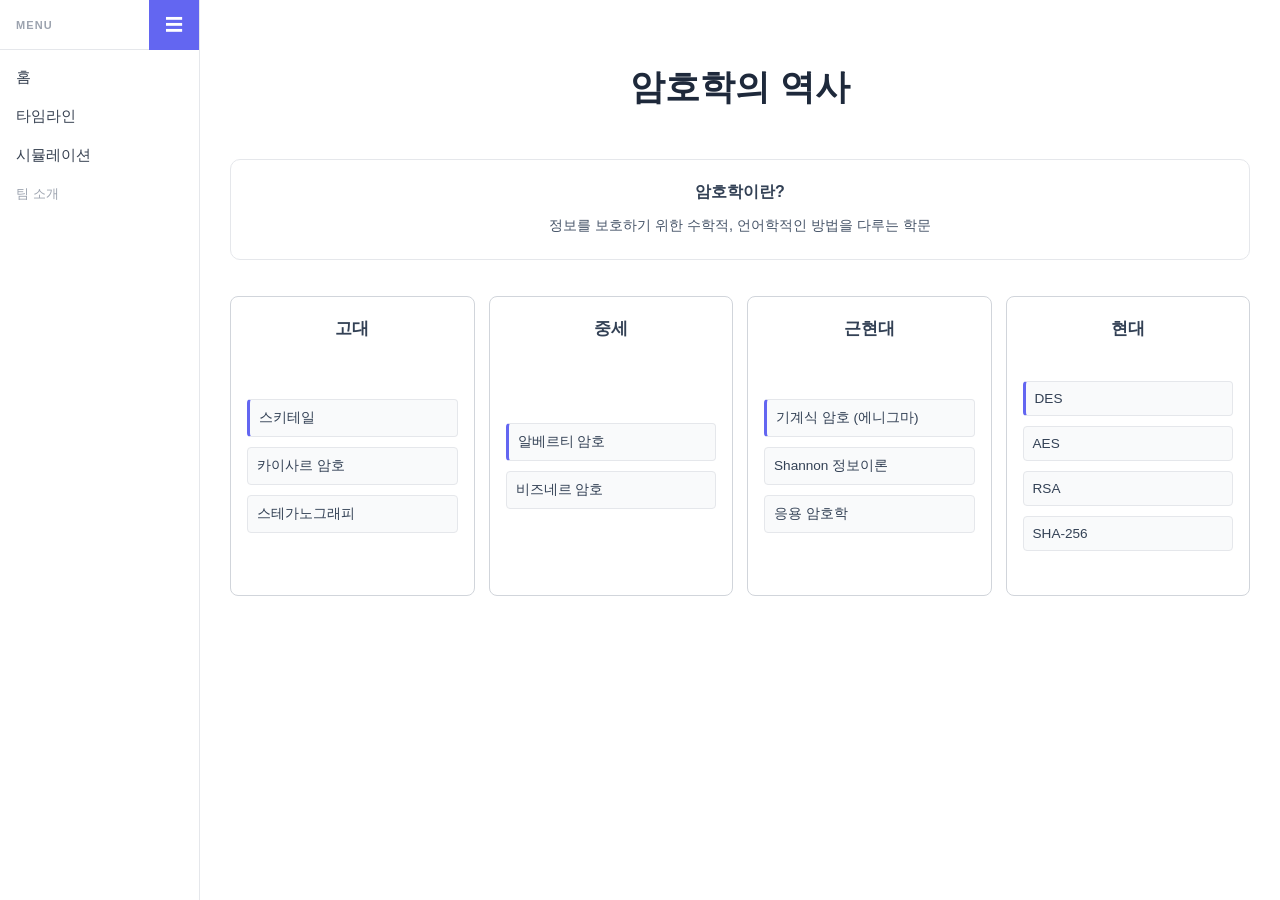
<file: index.html>
<!doctype html>
<html lang="ko">
  <head>
    <meta charset="UTF-8" />
    <meta name="viewport" content="width=device-width, initial-scale=1.0" />
    <title>암호학의 역사</title>
    <link rel="stylesheet" href="shared.css" />
    <link rel="stylesheet" href="index.css" />
  </head>
  <body>
    <nav class="sidebar" id="sidebar">
      <div class="sidebar-top">
        <span class="sidebar-title">MENU</span>
        <button id="toggle-btn">☰</button>
      </div>
      <ul class="menu-list">
        <li><a href="index.html">홈</a></li>
        <li><a href="timeline.html">타임라인</a></li>
        <li><a href="simulation.html">시뮬레이션</a></li>
        <li class="team-tab"><a href="about.html">팀 소개</a></li>
      </ul>
    </nav>

    <div class="page-body" id="page-body">
      <div class="content-area">
        <header><h1>암호학의 역사</h1></header>

        <div class="intro-box">
          <h2>암호학이란?</h2>
          <p>정보를 보호하기 위한 수학적, 언어학적인 방법을 다루는 학문</p>
        </div>

        <div class="phases-wrapper">
          <div class="phase" id="phase-ancient">
            <div class="phase-header"><h2>고대</h2></div>
            <div class="card-container">
              <div class="card main">스키테일</div>
              <div class="card">카이사르 암호</div>
              <div class="card">스테가노그래피</div>
            </div>
          </div>
          <div class="phase" id="phase-medieval">
            <div class="phase-header"><h2>중세</h2></div>
            <div class="card-container">
              <div class="card main">알베르티 암호</div>
              <div class="card">비즈네르 암호</div>
            </div>
          </div>
          <div class="phase" id="phase-earlymodern">
            <div class="phase-header"><h2>근현대</h2></div>
            <div class="card-container">
              <div class="card main">기계식 암호 (에니그마)</div>
              <div class="card">Shannon 정보이론</div>
              <div class="card">응용 암호학</div>
            </div>
          </div>
          <div class="phase" id="phase-modern">
            <div class="phase-header"><h2>현대</h2></div>
            <div class="card-container">
              <div class="card main">DES</div>
              <div class="card">AES</div>
              <div class="card">RSA</div>
              <div class="card">SHA-256</div>
            </div>
          </div>
        </div>
      </div>
    </div>

    <script src="shared.js"></script>
    <script src="index.js"></script>
  </body>
</html>
</file>
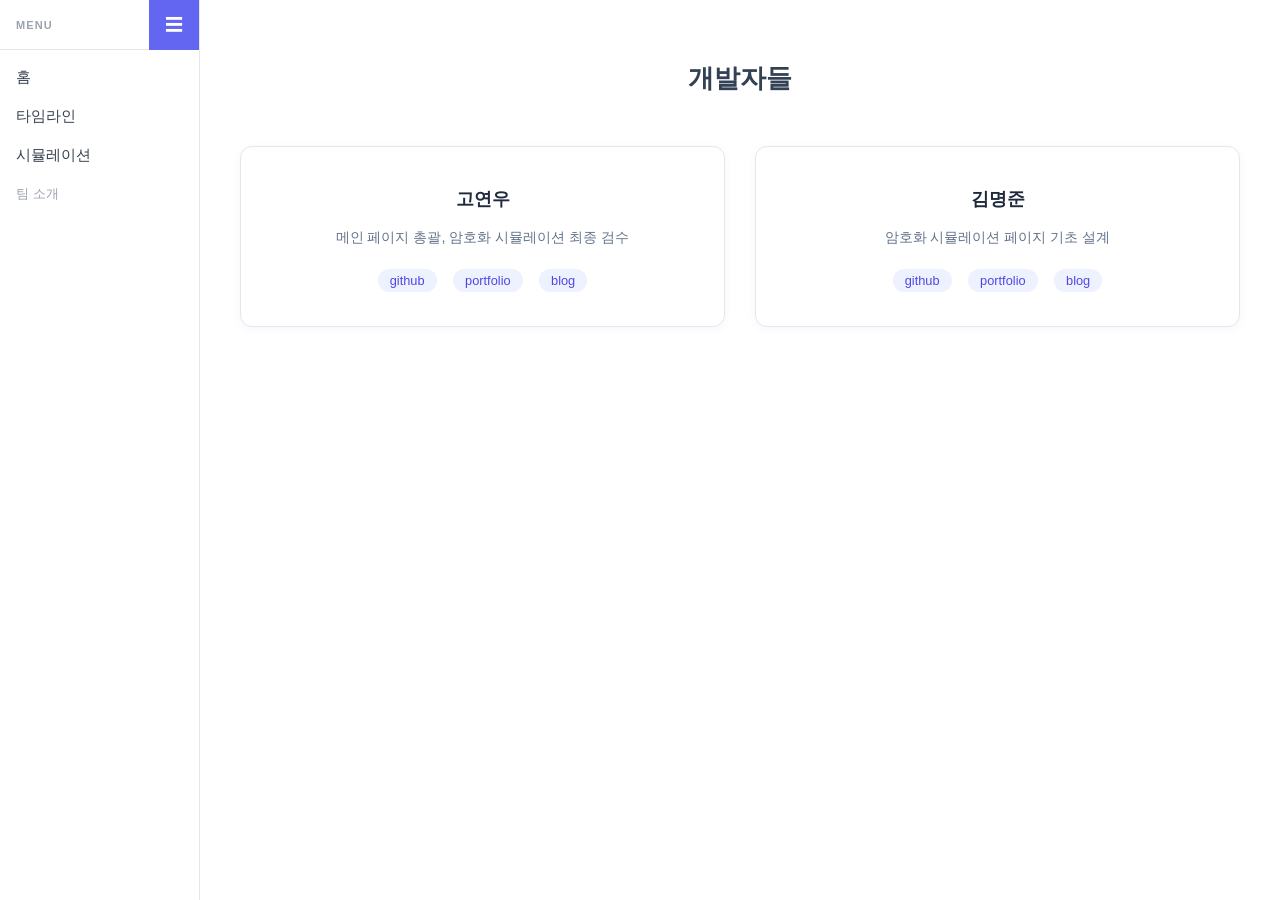
<file: about.html>
<!doctype html>
<html lang="ko">
  <head>
    <meta charset="UTF-8" />
    <meta name="viewport" content="width=device-width, initial-scale=1.0" />
    <title>팀 소개</title>
    <link rel="stylesheet" href="shared.css" />
    <link rel="stylesheet" href="about.css" />
    <style>
      /* about.css 의 body 배경을 흰색으로 덮어쓰기 */
      body {
      }
      .page-body {
        padding: 40px 30px;
        display: block;
      }
    </style>
  </head>
  <body>
    <nav class="sidebar" id="sidebar">
      <div class="sidebar-top">
        <span class="sidebar-title">MENU</span>
        <button id="toggle-btn">☰</button>
      </div>
      <ul class="menu-list">
        <li><a href="index.html">홈</a></li>
        <li><a href="timeline.html">타임라인</a></li>
        <li><a href="simulation.html">시뮬레이션</a></li>
        <li class="team-tab"><a href="about.html">팀 소개</a></li>
      </ul>
    </nav>

    <div class="page-body" id="page-body">
      <section class="about-section">
        <header class="about-header">
          <h1>개발자들</h1>
        </header>
        <div class="team-grid">
          <div class="team-card">
            <h3>고연우</h3>
            <p class="desc">메인 페이지 총괄, 암호화 시뮬레이션 최종 검수</p>
            <a href="https://github.com/yws3267">github</a>
            <a href="https://portfolio-wp-eight.vercel.app/">portfolio</a>
            <a href="https://yws3267.tistory.com/">blog</a>
          </div>
          <div class="team-card">
                        <h3>김명준</h3>
            <p class="desc">암호화 시뮬레이션 페이지 기초 설계</p>
            <a href="https://github.com/k35864316-spec" target="_blank"
              >github</a
            >
            <a href="https://portfolio-ver2-0-three.vercel.app/" target="_blank"
              >portfolio</a
            >
            <a href="https://blog75369.tistory.com/" target="_blank">blog</a>
          </div>
        </div>
      </section>
    </div>

    <script src="shared.js"></script>
  </body>
</html>
</file>
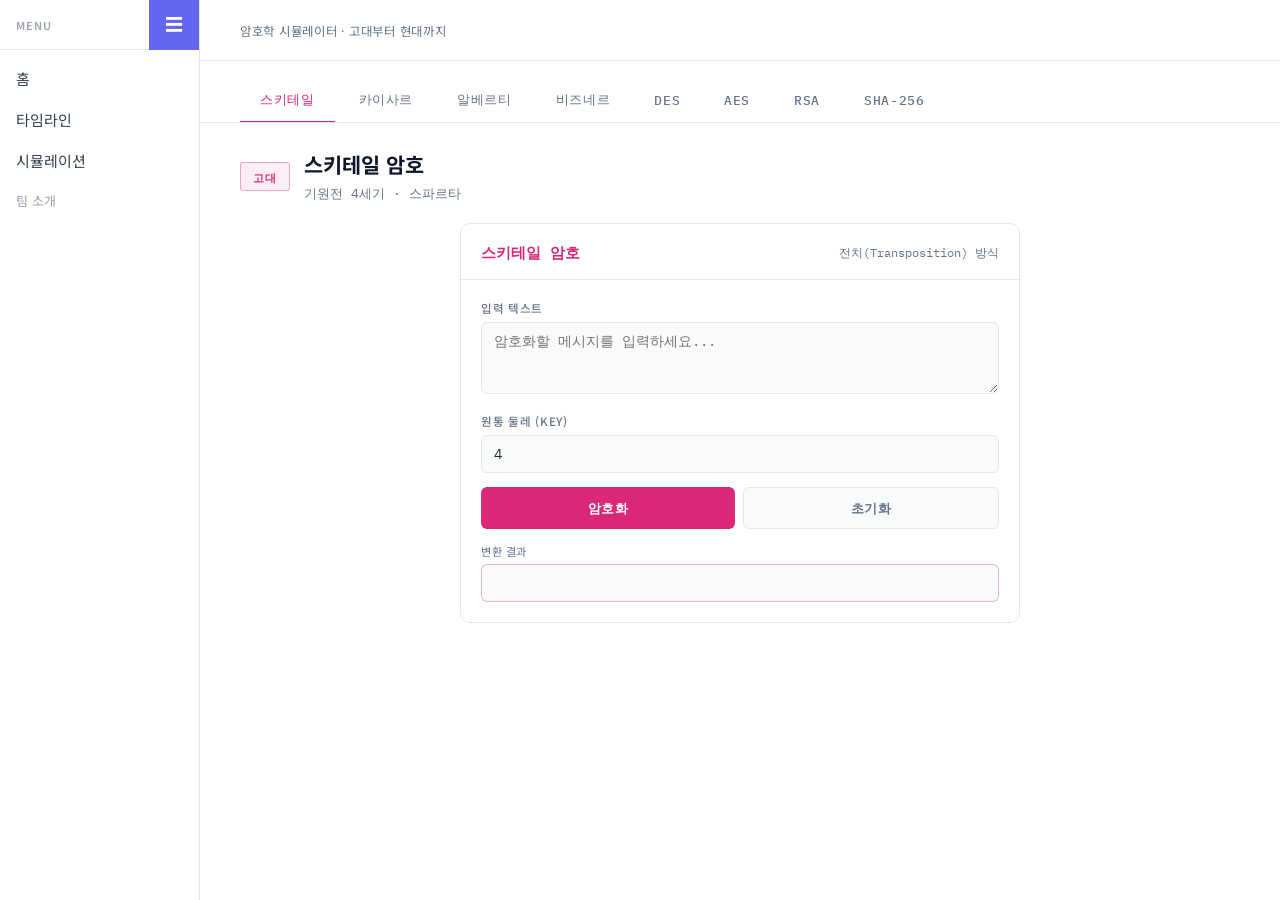
<file: simulation.html>
<!doctype html>
<html lang="ko">
  <head>
    <meta charset="UTF-8" />
    <meta name="viewport" content="width=device-width, initial-scale=1.0" />
    <title>암호화 시뮬레이터</title>
    <link rel="stylesheet" href="shared.css" />
    <link rel="stylesheet" href="simulation.css" />
    <style>
      /* cipher_simulation 내부는 page-body 안에서 자체 레이아웃 유지 */
      .page-body {
        display: block;
      }
      /* 기존 site-header는 sticky이므로 page-body 안에서도 정상 작동 */
    </style>
  </head>
  <body>
    <nav class="sidebar" id="sidebar">
      <div class="sidebar-top">
        <span class="sidebar-title">MENU</span>
        <button id="toggle-btn">☰</button>
      </div>
      <ul class="menu-list">
        <li><a href="index.html">홈</a></li>
        <li><a href="timeline.html">타임라인</a></li>
        <li><a href="simulation.html">시뮬레이션</a></li>
        <li class="team-tab"><a href="about.html">팀 소개</a></li>
      </ul>
    </nav>

    <div class="page-body" id="page-body">
      <header class="site-header">
        <p>암호학 시뮬레이터 · 고대부터 현대까지</p>
      </header>

      <nav class="tab-nav">
        <button
          class="tab-btn active"
          data-era="ancient"
          data-tab="tab-scytale"
        >
          스키테일
        </button>
        <button class="tab-btn" data-era="ancient" data-tab="tab-caesar">
          카이사르
        </button>
        <button class="tab-btn" data-era="medieval" data-tab="tab-alberti">
          알베르티
        </button>
        <button class="tab-btn" data-era="medieval" data-tab="tab-vigenere">
          비즈네르
        </button>
        <button class="tab-btn" data-era="modern" data-tab="tab-des">
          DES
        </button>
        <button class="tab-btn" data-era="modern" data-tab="tab-aes">
          AES
        </button>
        <button class="tab-btn" data-era="modern" data-tab="tab-rsa">
          RSA
        </button>
        <button class="tab-btn" data-era="hash" data-tab="tab-sha">
          SHA-256
        </button>
      </nav>

      <!-- TAB 1 · 고대 암호 -->
      <section class="panel active" id="tab-scytale">
        <div class="panel-header">
          <span class="era-badge badge-ancient">고대</span>
          <div>
            <h2>스키테일 암호</h2>
            <span class="sub">기원전 4세기 · 스파르타</span>
          </div>
        </div>
        <div class="sim-solo">
          <div class="sim-card">
            <div class="sim-card-header">
              <h3 style="color: var(--ancient)">스키테일 암호</h3>
              <span class="sim-sub">전치(Transposition) 방식</span>
            </div>
            <div class="sim-card-body">
              <div class="field">
                <label>입력 텍스트</label>
                <textarea
                  id="scytale-text"
                  placeholder="암호화할 메시지를 입력하세요..."
                ></textarea>
              </div>
              <div class="field">
                <label>원통 둘레 (Key)</label>
                <input type="number" id="scytale-key" value="4" min="2" />
              </div>
              <div class="btn-row">
                <button class="btn btn-run-ancient" onclick="encryptScytale()">
                  암호화
                </button>
                <button class="btn btn-reset" onclick="resetScytale()">
                  초기화
                </button>
              </div>
              <div>
                <div class="step-label">변환 결과</div>
                <div
                  class="output-box highlight-ancient"
                  id="scytale-output"
                ></div>
              </div>
            </div>
          </div>
        </div>
      </section>

      <section class="panel" id="tab-caesar">
        <div class="panel-header">
          <span class="era-badge badge-ancient">고대</span>
          <div>
            <h2>카이사르 암호</h2>
            <span class="sub">BC 1세기 · 로마</span>
          </div>
        </div>
        <div class="sim-solo">
          <div class="sim-card">
            <div class="sim-card-header">
              <h3 style="color: var(--ancient)">카이사르 암호</h3>
              <span class="sim-sub">단일 치환(Substitution) 방식</span>
            </div>
            <div class="sim-card-body">
              <div class="field">
                <label>입력 텍스트 (영문)</label>
                <textarea
                  id="caesar-text"
                  placeholder="암호화할 메시지를 입력하세요..."
                ></textarea>
              </div>
              <div class="field">
                <label>이동 값 (Shift · 1~25)</label>
                <input
                  type="number"
                  id="caesar-key"
                  value="3"
                  min="1"
                  max="25"
                />
              </div>
              <div class="btn-row">
                <button class="btn btn-run-ancient" onclick="encryptCaesar()">
                  암호화
                </button>
                <button class="btn btn-reset" onclick="resetCaesar()">
                  초기화
                </button>
              </div>
              <div>
                <div class="step-label">변환 결과</div>
                <div
                  class="output-box highlight-ancient"
                  id="caesar-output"
                ></div>
              </div>
            </div>
          </div>
        </div>
      </section>

      <!-- TAB 2 · 중세 암호 -->
      <section class="panel" id="tab-alberti">
        <div id="albertiMount"></div>
      </section>

      <section class="panel" id="tab-vigenere">
        <div id="vigMount"></div>
      </section>

      <!-- TAB 3 · DES -->
      <section class="panel" id="tab-des">
        <div class="panel-header">
          <span class="era-badge badge-modern">대칭키</span>
          <div>
            <h2>DES 라운드 시뮬레이터</h2>
            <span class="sub">Data Encryption Standard · 1977</span>
          </div>
        </div>
        <div class="sim-grid" style="max-width: 800px">
          <div class="sim-card" style="grid-column: 1/-1">
            <div class="sim-card-header">
              <h3 style="color: var(--modern)">Feistel 구조 1라운드</h3>
            </div>
            <div class="sim-card-body">
              <div class="des-two-col">
                <div class="hex-cell">
                  <div class="hex-label">평문 데이터 (Hex 16자리 · 64bit)</div>
                  <div class="hex-field">
                    <input
                      class="hex-input"
                      type="text"
                      id="des-data"
                      maxlength="16"
                      value="0123456789ABCDEF"
                    />
                    <div class="hex-ghost" id="des-data-ghost"></div>
                  </div>
                </div>
                <div class="hex-cell">
                  <div class="hex-label">라운드 키 (Hex 12자리 · 48bit)</div>
                  <div class="hex-field">
                    <input
                      class="hex-input"
                      type="text"
                      id="des-key"
                      maxlength="12"
                      value="132435465768"
                    />
                    <div class="hex-ghost" id="des-key-ghost"></div>
                  </div>
                </div>
              </div>
              <div class="btn-row" style="max-width: 360px">
                <button class="btn btn-run-modern" onclick="runDESRound()">
                  암호화 실행
                </button>
                <button class="btn btn-reset" onclick="resetDES()">
                  초기화
                </button>
              </div>
              <div class="des-two-col">
                <div>
                  <div class="step-label">L0 (왼쪽 32비트)</div>
                  <div class="output-box highlight-modern" id="des-l0">—</div>
                </div>
                <div>
                  <div class="step-label">R0 (오른쪽 32비트)</div>
                  <div class="output-box highlight-modern" id="des-r0">—</div>
                </div>
              </div>
              <div>
                <div class="step-label">▼ R0 확장 (32→48bit Expansion)</div>
                <div class="output-box" id="des-expand">—</div>
              </div>
              <div>
                <div class="step-label">▼ 확장 R0 XOR 라운드 키 (48bit)</div>
                <div class="output-box" id="des-xor">—</div>
              </div>
              <div>
                <div class="step-label">▼ S-Box 치환 + P-Box 순열 (32bit)</div>
                <div class="output-box" id="des-sbox">—</div>
              </div>
              <div class="des-two-col">
                <div>
                  <div class="step-label">L1 (기존 R0 복사)</div>
                  <div class="output-box" id="des-l1">—</div>
                </div>
                <div>
                  <div class="step-label">R1 (L0 XOR S-Box 결과)</div>
                  <div class="output-box" id="des-r1">—</div>
                </div>
              </div>
              <div>
                <div class="step-label">1라운드 최종 결과 (Hex)</div>
                <div
                  class="output-box highlight-modern"
                  id="des-final"
                  style="font-weight: 700"
                >—</div>
              </div>
            </div>
          </div>
        </div>
      </section>

      <!-- TAB 4 · AES -->
      <section class="panel" id="tab-aes">
        <div class="panel-header">
          <span class="era-badge badge-modern">대칭키</span>
          <div>
            <h2>AES 라운드 시뮬레이터</h2>
            <span class="sub">Advanced Encryption Standard · 2001</span>
          </div>
        </div>
        <div class="sim-grid" style="max-width: 860px">
          <div class="sim-card" style="grid-column: 1/-1">
            <div class="sim-card-header">
              <h3 style="color: var(--modern)">4×4 State Matrix · 1라운드</h3>
            </div>
            <div class="sim-card-body">
              <div class="des-two-col">
                <div class="hex-cell">
                  <div class="hex-label">평문 데이터 (Hex 32자리 · 16byte)</div>
                  <div class="hex-field">
                    <input
                      class="hex-input"
                      type="text"
                      id="aes-data"
                      maxlength="32"
                      value="00112233445566778899AABBCCDDEEFF"
                    />
                    <div class="hex-ghost" id="aes-data-ghost"></div>
                  </div>
                </div>
                <div class="hex-cell">
                  <div class="hex-label">라운드 키 (Hex 32자리 · 16byte)</div>
                  <div class="hex-field">
                    <input
                      class="hex-input"
                      type="text"
                      id="aes-key"
                      maxlength="32"
                      value="000102030405060708090A0B0C0D0E0F"
                    />
                    <div class="hex-ghost" id="aes-key-ghost"></div>
                  </div>
                </div>
              </div>
              <div class="btn-row" style="max-width: 360px">
                <button class="btn btn-run-modern" onclick="runAESRound()">
                  암호화 실행
                </button>
                <button class="btn btn-reset" onclick="resetAES()">
                  초기화
                </button>
              </div>
              <div class="matrix-section">
                <div class="matrices-row">
                  <div class="matrix-box">
                    <div class="matrix-label">[0] 입력 State</div>
                    <div class="matrix-grid" id="aes-m-input"></div>
                  </div>
                  <div class="matrix-box">
                    <div class="matrix-label">[1] SubBytes</div>
                    <div class="matrix-grid" id="aes-m-sub"></div>
                  </div>
                </div>
                <div class="matrices-row">
                  <div class="matrix-box">
                    <div class="matrix-label">[2] ShiftRows</div>
                    <div class="matrix-grid" id="aes-m-shift"></div>
                  </div>
                  <div class="matrix-box">
                    <div class="matrix-label">[3] MixColumns</div>
                    <div class="matrix-grid" id="aes-m-mix"></div>
                  </div>
                </div>
                <div class="matrix-box" style="margin-top: 10px">
                  <div class="matrix-label" style="color: var(--modern)">
                    [4] AddRoundKey · 최종
                  </div>
                  <div class="matrix-grid" id="aes-m-roundkey"></div>
                </div>
              </div>
              <div>
                <div class="step-label">1라운드 출력 결과 (Hex)</div>
                <div
                  class="output-box highlight-modern"
                  id="aes-final"
                  style="font-weight: 700"
                >
                  —
                </div>
              </div>
            </div>
          </div>
        </div>
      </section>

      <!-- TAB 5 · RSA -->
      <section class="panel" id="tab-rsa">
        <div class="panel-header">
          <span class="era-badge badge-modern">공개키</span>
          <div>
            <h2>RSA 암호화 시뮬레이터</h2>
            <span class="sub">Rivest–Shamir–Adleman · 1977</span>
          </div>
        </div>
        <div class="sim-grid" style="max-width: 720px">
          <div class="sim-card" style="grid-column: 1/-1">
            <div class="sim-card-header">
              <h3 style="color: var(--modern)">키 생성 + 암/복호화</h3>
            </div>
            <div class="sim-card-body">
              <div
                style="
                  background: var(--surface2);
                  border: 1px solid var(--border);
                  border-radius: 6px;
                  padding: 14px 16px;
                  font-family: 'IBM Plex Mono', monospace;
                  font-size: 0.8rem;
                  line-height: 1.9;
                  color: var(--text-dim);
                "
              >
                <span style="color: var(--text-muted)">공개키</span> (N, e) =
                (<span id="rsa-pub-N" style="color: var(--modern)">—</span>,
                <span id="rsa-pub-e" style="color: var(--modern)">—</span>)
                &nbsp;&nbsp;
                <span style="color: var(--text-muted)">개인키</span> (N, d) =
                (<span id="rsa-priv-N" style="color: var(--modern)">—</span>,
                <span id="rsa-priv-d" style="color: var(--modern)">—</span>)
              </div>
              <div class="field">
                <label>평문 입력</label>
                <input type="text" id="rsa-plain" value="Hello RSA" />
              </div>
              <div class="btn-row" style="max-width: 360px">
                <button class="btn btn-run-modern" onclick="runRSA()">
                  암호화 실행
                </button>
                <button class="btn btn-reset" onclick="resetRSA()">
                  초기화
                </button>
              </div>
              <div>
                <div class="step-label">1단계 · 유니코드 숫자 변환</div>
                <div class="output-box" id="rsa-step-ascii">—</div>
              </div>
              <div>
                <div class="step-label">2단계 · 암호화 (C = M^e mod N)</div>
                <div class="output-box" id="rsa-step-enc">—</div>
              </div>
              <div>
                <div class="step-label">3단계 · 복호화 (M = C^d mod N)</div>
                <div class="output-box" id="rsa-step-dec">—</div>
              </div>
              <div>
                <div class="step-label">4단계 · 복호화 완료</div>
                <div
                  class="output-box highlight-modern"
                  id="rsa-final"
                  style="font-weight: 700"
                >—</div>
              </div>
            </div>
          </div>
        </div>
      </section>

      <!-- TAB 6 · SHA-256 -->
      <section class="panel" id="tab-sha">
        <div class="panel-header">
          <span class="era-badge badge-hash">해시</span>
          <div>
            <h2>SHA-256 시뮬레이터</h2>
            <span class="sub">Secure Hash Algorithm · 2001</span>
          </div>
        </div>
        <div class="sim-grid" style="max-width: 800px">
          <div class="sim-card" style="grid-column: 1/-1">
            <div class="sim-card-header">
              <h3 style="color: var(--hash)">64라운드 압축 + 256bit 해시</h3>
            </div>
            <div class="sim-card-body">
              <div class="field">
                <label>해시할 메시지</label>
                <input type="text" id="sha-input" value="Hello SHA" />
              </div>
              <div class="btn-row" style="max-width: 360px">
                <button class="btn btn-run-hash" onclick="runSHA256()">
                  해시 실행
                </button>
                <button class="btn btn-reset" onclick="resetSHA()">
                  초기화
                </button>
              </div>
              <div>
                <div class="step-label">1단계 · 이진수 변환 (+ 1비트 패딩)</div>
                <div
                  class="output-box"
                  id="sha-bin"
                  style="
                    font-size: 0.72rem;
                    word-break: break-all;
                    max-height: 64px;
                    overflow: hidden;
                  "
                >—</div>
              </div>
              <div>
                <div class="step-label">2단계 · 512bit 패딩 완성</div>
                <div
                  class="output-box"
                  id="sha-padding"
                  style="
                    font-size: 0.65rem;
                    word-break: break-all;
                    max-height: 52px;
                    overflow: hidden;
                  "
                >—</div>
              </div>
              <div>
                <div class="step-label">
                  3단계 · 1라운드 후 레지스터 상태 (A~H)
                </div>
                <div class="reg-grid" id="sha-regs">
                  <div class="reg-box">
                    <div class="reg-name">A</div>
                    <div class="reg-val" id="sha-a">—</div>
                  </div>
                  <div class="reg-box">
                    <div class="reg-name">B</div>
                    <div class="reg-val" id="sha-b">—</div>
                  </div>
                  <div class="reg-box">
                    <div class="reg-name">C</div>
                    <div class="reg-val" id="sha-c">—</div>
                  </div>
                  <div class="reg-box">
                    <div class="reg-name">D</div>
                    <div class="reg-val" id="sha-d">—</div>
                  </div>
                  <div class="reg-box">
                    <div class="reg-name">E</div>
                    <div class="reg-val" id="sha-e">—</div>
                  </div>
                  <div class="reg-box">
                    <div class="reg-name">F</div>
                    <div class="reg-val" id="sha-f">—</div>
                  </div>
                  <div class="reg-box">
                    <div class="reg-name">G</div>
                    <div class="reg-val" id="sha-g">—</div>
                  </div>
                  <div class="reg-box">
                    <div class="reg-name">H</div>
                    <div class="reg-val" id="sha-h">—</div>
                  </div>
                </div>
              </div>
              <div>
                <div class="step-label">최종 256bit 해시 (64자 Hex)</div>
                <div
                  class="output-box highlight-hash"
                  id="sha-final"
                  style="font-weight: 700; word-break: break-all"
                >—</div>
              </div>
            </div>
          </div>
        </div>
      </section>
    </div>

    <script src="shared.js"></script>
    <script src="simulation.js"></script>
  </body>
</html>
</file>
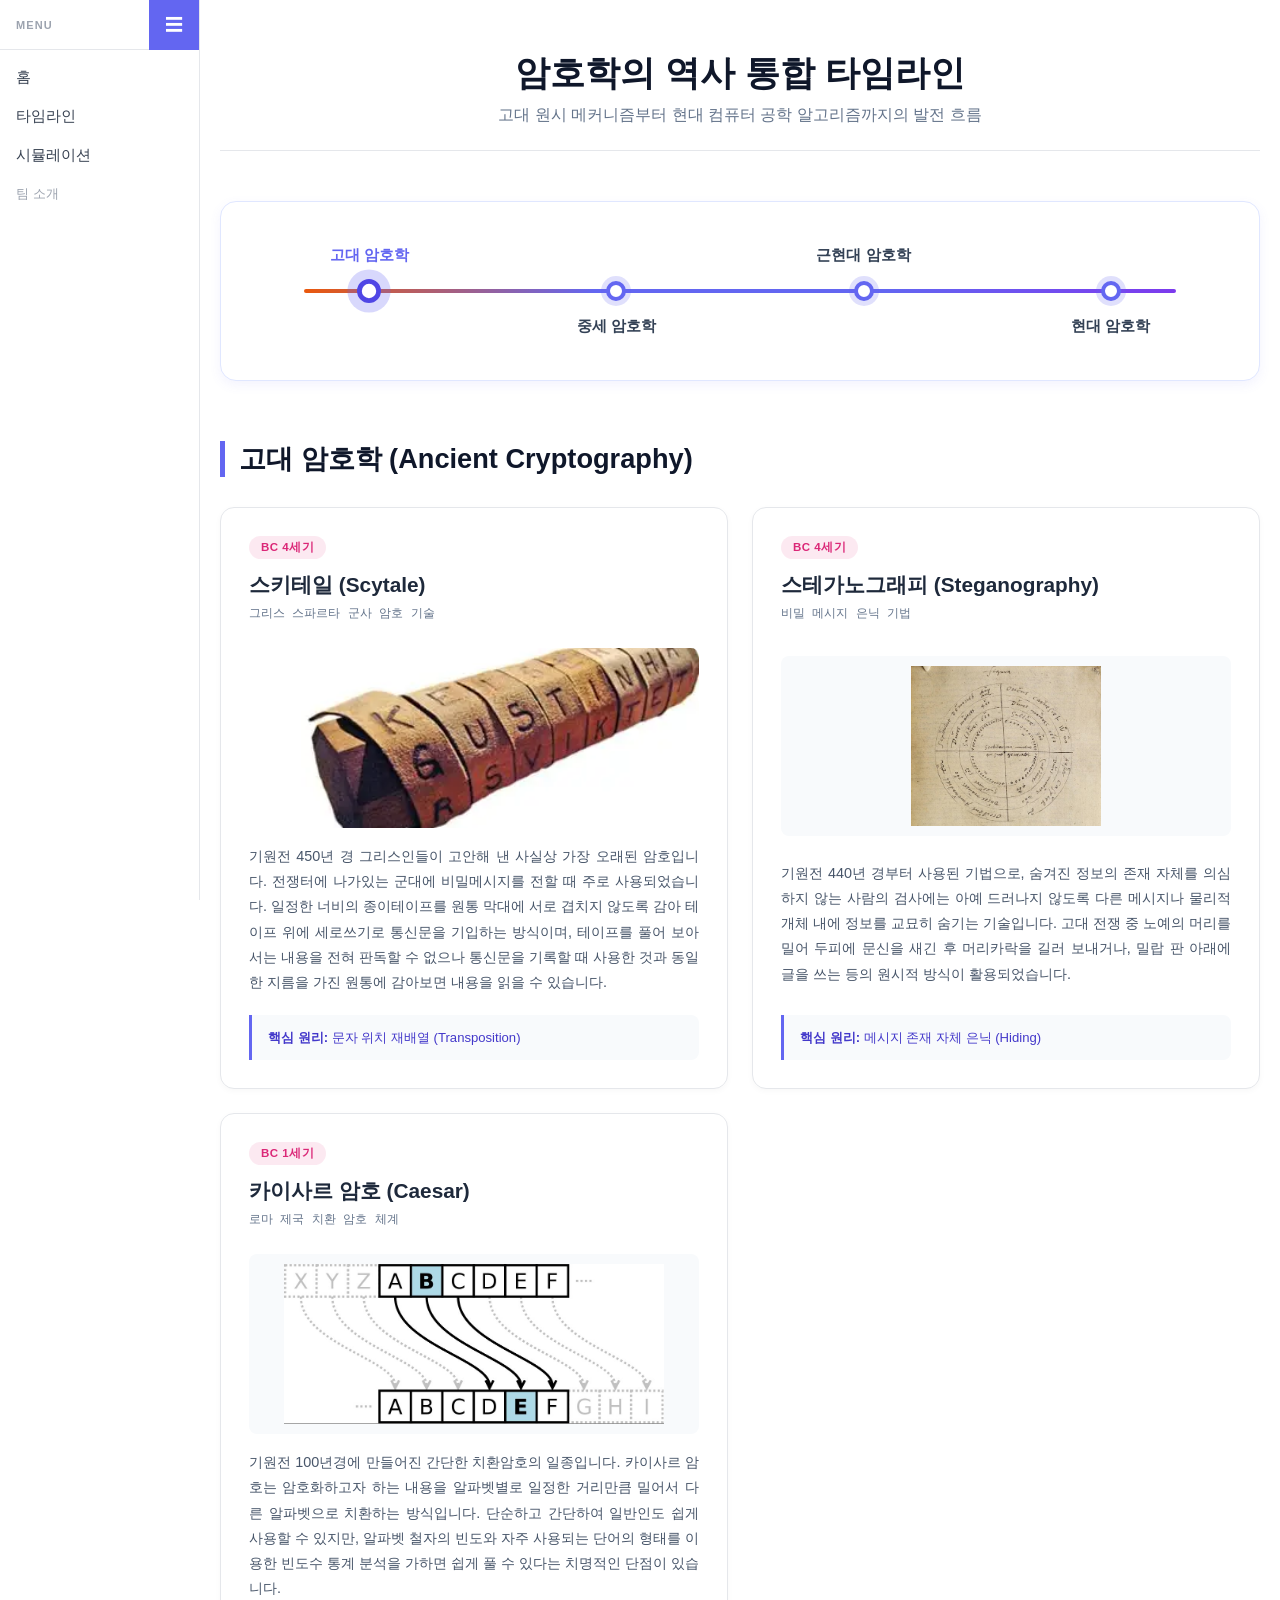
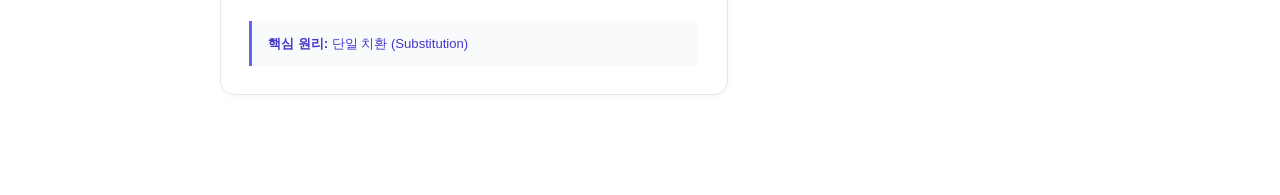
<file: timeline.html>
<!doctype html>
<html lang="ko">
  <head>
    <meta charset="UTF-8" />
    <meta name="viewport" content="width=device-width, initial-scale=1.0" />
    <title>암호학 타임라인</title>
    <link rel="stylesheet" href="shared.css" />
    <link rel="stylesheet" href="timeline.css" />
    <style>
      /* 타임라인은 page-body 안에서 풀 너비 사용 */
      .page-body > .tl-wrap {
        padding: 0;
      }
      /* 카드 이미지 */
      .card-img {
        width: 100%;
        height: 180px;
        object-fit: cover;
        border-radius: 8px;
        margin-bottom: 16px;
        display: block;
      }
      .card-img.contain {
        object-fit: contain;
        background: #f8fafc;
        padding: 10px;
      }
    </style>
  </head>
  <body>
    <nav class="sidebar" id="sidebar">
      <div class="sidebar-top">
        <span class="sidebar-title">MENU</span>
        <button id="toggle-btn">☰</button>
      </div>
      <ul class="menu-list">
        <li><a href="index.html">홈</a></li>
        <li><a href="timeline.html">타임라인</a></li>
        <li><a href="simulation.html">시뮬레이션</a></li>
        <li class="team-tab"><a href="about.html">팀 소개</a></li>
      </ul>
    </nav>

    <div class="page-body" id="page-body">
      <div class="tl-wrap">
        <div class="container">
          <header class="page-header">
            <h1>암호학의 역사 통합 타임라인</h1>
            <p>
              고대 원시 메커니즘부터 현대 컴퓨터 공학 알고리즘까지의 발전 흐름
            </p>
          </header>

          <!-- 타임라인 네비게이션 -->
          <div class="timeline-wrapper">
            <div class="timeline">
              <div class="timeline-line"></div>
              <div class="event top active" data-target="ancient-sec">
                <div class="label">고대 암호학</div>
                <div class="dot"></div>
              </div>
              <div class="event bottom" data-target="medieval-sec">
                <div class="label">중세 암호학</div>
                <div class="dot"></div>
              </div>
              <div class="event top" data-target="early-modern-sec">
                <div class="label">근현대 암호학</div>
                <div class="dot"></div>
              </div>
              <div class="event bottom" data-target="modern-sec">
                <div class="label">현대 암호학</div>
                <div class="dot"></div>
              </div>
            </div>
          </div>

          <!-- 고대 암호학 -->
          <div id="ancient-sec" class="content-section active">
            <h2 class="section-title">고대 암호학 (Ancient Cryptography)</h2>
            <div class="crypto-grid">
              <div class="crypto-card">
                <div class="card-header">
                  <span class="crypto-tag tag-ancient">BC 4세기</span>
                  <h3>스키테일 (Scytale)</h3>
                  <div class="period-info">그리스 스파르타 군사 암호 기술</div>
                </div>
                <img
                  src="[data-uri]"
                  alt="스키테일 원통 암호 도구"
                  class="card-img"
                />
                <p>
                  기원전 450년 경 그리스인들이 고안해 낸 사실상 가장 오래된
                  암호입니다. 전쟁터에 나가있는 군대에 비밀메시지를 전할 때 주로
                  사용되었습니다. 일정한 너비의 종이테이프를 원통 막대에 서로
                  겹치지 않도록 감아 테이프 위에 세로쓰기로 통신문을 기입하는
                  방식이며, 테이프를 풀어 보아서는 내용을 전혀 판독할 수 없으나
                  통신문을 기록할 때 사용한 것과 동일한 지름을 가진 원통에
                  감아보면 내용을 읽을 수 있습니다.
                </p>
                <div class="concept-box">
                  <strong>핵심 원리:</strong> 문자 위치 재배열 (Transposition)
                </div>
              </div>

              <div class="crypto-card">
                <div class="card-header">
                  <span class="crypto-tag tag-ancient">BC 4세기</span>
                  <h3>스테가노그래피 (Steganography)</h3>
                  <div class="period-info">비밀 메시지 은닉 기법</div>
                </div>
                <img
                  src="[data-uri]"
                  alt="스테가노그래피 은닉 기법 예시"
                  class="card-img contain"
                />
                <p>
                  기원전 440년 경부터 사용된 기법으로, 숨겨진 정보의 존재 자체를
                  의심하지 않는 사람의 검사에는 아예 드러나지 않도록 다른
                  메시지나 물리적 개체 내에 정보를 교묘히 숨기는 기술입니다.
                  고대 전쟁 중 노예의 머리를 밀어 두피에 문신을 새긴 후
                  머리카락을 길러 보내거나, 밀랍 판 아래에 글을 쓰는 등의 원시적
                  방식이 활용되었습니다.
                </p>
                <div class="concept-box">
                  <strong>핵심 원리:</strong> 메시지 존재 자체 은닉 (Hiding)
                </div>
              </div>

              <div class="crypto-card">
                <div class="card-header">
                  <span class="crypto-tag tag-ancient">BC 1세기</span>
                  <h3>카이사르 암호 (Caesar)</h3>
                  <div class="period-info">로마 제국 치환 암호 체계</div>
                </div>
                <img
                  src="[data-uri]"
                  alt="카이사르 암호 알파벳 이동 다이어그램"
                  class="card-img contain"
                />
                <p>
                  기원전 100년경에 만들어진 간단한 치환암호의 일종입니다.
                  카이사르 암호는 암호화하고자 하는 내용을 알파벳별로 일정한
                  거리만큼 밀어서 다른 알파벳으로 치환하는 방식입니다. 단순하고
                  간단하여 일반인도 쉽게 사용할 수 있지만, 알파벳 철자의 빈도와
                  자주 사용되는 단어의 형태를 이용한 빈도수 통계 분석을 가하면
                  쉽게 풀 수 있다는 치명적인 단점이 있습니다.
                </p>
                <div class="concept-box">
                  <strong>핵심 원리:</strong> 단일 치환 (Substitution)
                </div>
              </div>
            </div>
          </div>

          <!-- 중세 암호학 -->
          <div id="medieval-sec" class="content-section">
            <h2 class="section-title">
              중세 암호학 (Medieval &amp; Renaissance)
            </h2>
            <div class="crypto-grid">
              <div class="crypto-card">
                <div class="card-header">
                  <span class="crypto-tag tag-medieval">1467년</span>
                  <h3>알베르티 원판 암호</h3>
                  <div class="period-info">
                    Leon Battista Alberti · 이탈리아
                  </div>
                </div>
                <svg class="card-img contain" viewBox="0 0 320 180" xmlns="http://www.w3.org/2000/svg" role="img" aria-label="알베르티 원판 암호 디스크"><circle cx="160" cy="90" r="72" fill="#fffbeb" stroke="#d97706" stroke-width="2.5"/><circle cx="160" cy="90" r="44" fill="#ffffff" stroke="#d97706" stroke-width="2"/><circle cx="160" cy="90" r="3" fill="#d97706"/><text x="160" y="35" font-family="Georgia,serif" font-size="13" fill="#92400e" text-anchor="middle">A</text><text x="202" y="52" font-family="Georgia,serif" font-size="13" fill="#92400e" text-anchor="middle">B</text><text x="219" y="94" font-family="Georgia,serif" font-size="13" fill="#92400e" text-anchor="middle">C</text><text x="202" y="136" font-family="Georgia,serif" font-size="13" fill="#92400e" text-anchor="middle">D</text><text x="160" y="153" font-family="Georgia,serif" font-size="13" fill="#92400e" text-anchor="middle">E</text><text x="118" y="136" font-family="Georgia,serif" font-size="13" fill="#92400e" text-anchor="middle">F</text><text x="101" y="94" font-family="Georgia,serif" font-size="13" fill="#92400e" text-anchor="middle">G</text><text x="118" y="52" font-family="Georgia,serif" font-size="13" fill="#92400e" text-anchor="middle">H</text><text x="172" y="65" font-family="Georgia,serif" font-size="11" fill="#d97706" text-anchor="middle">n</text><text x="189" y="82" font-family="Georgia,serif" font-size="11" fill="#d97706" text-anchor="middle">o</text><text x="189" y="106" font-family="Georgia,serif" font-size="11" fill="#d97706" text-anchor="middle">p</text><text x="172" y="123" font-family="Georgia,serif" font-size="11" fill="#d97706" text-anchor="middle">q</text><text x="148" y="123" font-family="Georgia,serif" font-size="11" fill="#d97706" text-anchor="middle">r</text><text x="131" y="106" font-family="Georgia,serif" font-size="11" fill="#d97706" text-anchor="middle">s</text><text x="131" y="82" font-family="Georgia,serif" font-size="11" fill="#d97706" text-anchor="middle">t</text><text x="148" y="65" font-family="Georgia,serif" font-size="11" fill="#d97706" text-anchor="middle">u</text><path d="M153,12 L167,12 L160,23 Z" fill="#d97706"/></svg>
                <p>
                  르네상스 시대의 건축가이자 수학자인 레온 바티스타 알베르티가
                  고안한 암호입니다. 두 개의 동심원 디스크를 회전시키며 암호화
                  키를 주기적으로 바꾸는 방식으로, 역사상 최초의 다중 문자 치환
                  암호로 평가받습니다. 기존 단일 치환 암호들이 가졌던 통계적
                  알파벳 빈도 분석을 완전히 무력화시켰으며, 이 때문에 알베르티는
                  '현대 암호학의 아버지'로 불립니다.
                </p>
                <div class="concept-box">
                  <strong>의의:</strong> 최초의 다중 알파벳 개념 정립, 비즈네르
                  암호의 직접적 토대
                </div>
              </div>

              <div class="crypto-card">
                <div class="card-header">
                  <span class="crypto-tag tag-medieval">1553년</span>
                  <h3>비즈네르 암호 (Vigenère)</h3>
                  <div class="period-info">Blaise de Vigenère · 프랑스</div>
                </div>
                <svg class="card-img contain" viewBox="0 0 320 180" xmlns="http://www.w3.org/2000/svg" role="img" aria-label="비즈네르 암호 타뷸라 렉타"><rect x="20" y="22" width="24" height="26" rx="3" fill="#d97706"/><text x="32" y="39" font-family="monospace" font-size="13" fill="#fff" text-anchor="middle">K</text><rect x="46" y="22" width="36" height="26" fill="#d97706" stroke="#fcd9a3" stroke-width="1"/><text x="64" y="39" font-family="monospace" font-size="12" fill="#ffffff" text-anchor="middle">A</text><rect x="82" y="22" width="36" height="26" fill="#ffffff" stroke="#fcd9a3" stroke-width="1"/><text x="100" y="39" font-family="monospace" font-size="12" fill="#92400e" text-anchor="middle">B</text><rect x="118" y="22" width="36" height="26" fill="#ffffff" stroke="#fcd9a3" stroke-width="1"/><text x="136" y="39" font-family="monospace" font-size="12" fill="#92400e" text-anchor="middle">C</text><rect x="154" y="22" width="36" height="26" fill="#ffffff" stroke="#fcd9a3" stroke-width="1"/><text x="172" y="39" font-family="monospace" font-size="12" fill="#92400e" text-anchor="middle">D</text><rect x="190" y="22" width="36" height="26" fill="#ffffff" stroke="#fcd9a3" stroke-width="1"/><text x="208" y="39" font-family="monospace" font-size="12" fill="#92400e" text-anchor="middle">E</text><rect x="226" y="22" width="36" height="26" fill="#ffffff" stroke="#fcd9a3" stroke-width="1"/><text x="244" y="39" font-family="monospace" font-size="12" fill="#92400e" text-anchor="middle">F</text><rect x="46" y="48" width="36" height="26" fill="#ffffff" stroke="#fcd9a3" stroke-width="1"/><text x="64" y="65" font-family="monospace" font-size="12" fill="#92400e" text-anchor="middle">B</text><rect x="82" y="48" width="36" height="26" fill="#d97706" stroke="#fcd9a3" stroke-width="1"/><text x="100" y="65" font-family="monospace" font-size="12" fill="#ffffff" text-anchor="middle">C</text><rect x="118" y="48" width="36" height="26" fill="#ffffff" stroke="#fcd9a3" stroke-width="1"/><text x="136" y="65" font-family="monospace" font-size="12" fill="#92400e" text-anchor="middle">D</text><rect x="154" y="48" width="36" height="26" fill="#ffffff" stroke="#fcd9a3" stroke-width="1"/><text x="172" y="65" font-family="monospace" font-size="12" fill="#92400e" text-anchor="middle">E</text><rect x="190" y="48" width="36" height="26" fill="#ffffff" stroke="#fcd9a3" stroke-width="1"/><text x="208" y="65" font-family="monospace" font-size="12" fill="#92400e" text-anchor="middle">F</text><rect x="226" y="48" width="36" height="26" fill="#ffffff" stroke="#fcd9a3" stroke-width="1"/><text x="244" y="65" font-family="monospace" font-size="12" fill="#92400e" text-anchor="middle">G</text><rect x="46" y="74" width="36" height="26" fill="#ffffff" stroke="#fcd9a3" stroke-width="1"/><text x="64" y="91" font-family="monospace" font-size="12" fill="#92400e" text-anchor="middle">C</text><rect x="82" y="74" width="36" height="26" fill="#ffffff" stroke="#fcd9a3" stroke-width="1"/><text x="100" y="91" font-family="monospace" font-size="12" fill="#92400e" text-anchor="middle">D</text><rect x="118" y="74" width="36" height="26" fill="#d97706" stroke="#fcd9a3" stroke-width="1"/><text x="136" y="91" font-family="monospace" font-size="12" fill="#ffffff" text-anchor="middle">E</text><rect x="154" y="74" width="36" height="26" fill="#ffffff" stroke="#fcd9a3" stroke-width="1"/><text x="172" y="91" font-family="monospace" font-size="12" fill="#92400e" text-anchor="middle">F</text><rect x="190" y="74" width="36" height="26" fill="#ffffff" stroke="#fcd9a3" stroke-width="1"/><text x="208" y="91" font-family="monospace" font-size="12" fill="#92400e" text-anchor="middle">G</text><rect x="226" y="74" width="36" height="26" fill="#ffffff" stroke="#fcd9a3" stroke-width="1"/><text x="244" y="91" font-family="monospace" font-size="12" fill="#92400e" text-anchor="middle">H</text><rect x="46" y="100" width="36" height="26" fill="#ffffff" stroke="#fcd9a3" stroke-width="1"/><text x="64" y="117" font-family="monospace" font-size="12" fill="#92400e" text-anchor="middle">D</text><rect x="82" y="100" width="36" height="26" fill="#ffffff" stroke="#fcd9a3" stroke-width="1"/><text x="100" y="117" font-family="monospace" font-size="12" fill="#92400e" text-anchor="middle">E</text><rect x="118" y="100" width="36" height="26" fill="#ffffff" stroke="#fcd9a3" stroke-width="1"/><text x="136" y="117" font-family="monospace" font-size="12" fill="#92400e" text-anchor="middle">F</text><rect x="154" y="100" width="36" height="26" fill="#d97706" stroke="#fcd9a3" stroke-width="1"/><text x="172" y="117" font-family="monospace" font-size="12" fill="#ffffff" text-anchor="middle">G</text><rect x="190" y="100" width="36" height="26" fill="#ffffff" stroke="#fcd9a3" stroke-width="1"/><text x="208" y="117" font-family="monospace" font-size="12" fill="#92400e" text-anchor="middle">H</text><rect x="226" y="100" width="36" height="26" fill="#ffffff" stroke="#fcd9a3" stroke-width="1"/><text x="244" y="117" font-family="monospace" font-size="12" fill="#92400e" text-anchor="middle">I</text><rect x="46" y="126" width="36" height="26" fill="#ffffff" stroke="#fcd9a3" stroke-width="1"/><text x="64" y="143" font-family="monospace" font-size="12" fill="#92400e" text-anchor="middle">E</text><rect x="82" y="126" width="36" height="26" fill="#ffffff" stroke="#fcd9a3" stroke-width="1"/><text x="100" y="143" font-family="monospace" font-size="12" fill="#92400e" text-anchor="middle">F</text><rect x="118" y="126" width="36" height="26" fill="#ffffff" stroke="#fcd9a3" stroke-width="1"/><text x="136" y="143" font-family="monospace" font-size="12" fill="#92400e" text-anchor="middle">G</text><rect x="154" y="126" width="36" height="26" fill="#ffffff" stroke="#fcd9a3" stroke-width="1"/><text x="172" y="143" font-family="monospace" font-size="12" fill="#92400e" text-anchor="middle">H</text><rect x="190" y="126" width="36" height="26" fill="#d97706" stroke="#fcd9a3" stroke-width="1"/><text x="208" y="143" font-family="monospace" font-size="12" fill="#ffffff" text-anchor="middle">I</text><rect x="226" y="126" width="36" height="26" fill="#ffffff" stroke="#fcd9a3" stroke-width="1"/><text x="244" y="143" font-family="monospace" font-size="12" fill="#92400e" text-anchor="middle">J</text></svg>
                <p>
                  이탈리아 암호학자 조반 바티스타 벨라조가 고안한 암호 개념을
                  바탕으로 프랑스 외교관 블레즈 드 비즈네르가 체계화한
                  암호입니다. 사전에 약속된 특정 키워드를 무한 반복 적용해
                  평문의 각 글자를 서로 다른 가중치 방식으로 밀어내어
                  치환합니다. 동일한 평문 문자열도 위치와 키 매핑에 따라 완전히
                  다른 글자로 암호화됩니다.
                </p>
                <div class="concept-box">
                  <strong>의의:</strong> 약 300년간 '해독 불가능한 암호'로 군림,
                  1863년 카시스키에 의해 키 길이 추정 해독법 발견
                </div>
              </div>
            </div>
          </div>

          <!-- 근현대 암호학 -->
          <div id="early-modern-sec" class="content-section">
            <h2 class="section-title">
              근현대 암호학 (Early Modern &amp; Mechanical)
            </h2>
            <div class="crypto-grid">
              <div class="crypto-card">
                <div class="card-header">
                  <span class="crypto-tag tag-earlymodern"
                    >제1·2차 세계대전</span
                  >
                  <h3>기계식 암호학 (에니그마)</h3>
                  <div class="period-info">
                    Enigma &amp; Mechanical Rotor Machine
                  </div>
                </div>
                <img
                  src="[data-uri]"
                  alt="에니그마 암호 기계"
                  class="card-img"
                />
                <p>
                  근대에 들어서며 기계 기술의 발전으로 암호 생성 과정이 전면
                  자동화되기 시작했습니다. 독일군이 사용한 에니그마는 내부의
                  여러 로터(Rotor)와 반사기(Reflector) 장치 메커니즘을 기반으로
                  키보드를 누를 때마다 내부 회로 배선 규칙이 실시간 변동되는
                  정밀한 다중치환 암호였습니다.
                </p>
                <div class="concept-box">
                  <strong>구조적 특징:</strong> 어떤 문자도 자기 자신으로
                  암호화되지 않는 특성이 도리어 해독의 단서가 됨
                </div>
              </div>

              <div class="crypto-card">
                <div class="card-header">
                  <span class="crypto-tag tag-earlymodern">1940~1960년대</span>
                  <h3>이론적 암호학의 기초</h3>
                  <div class="period-info">수학적 증명과 Shannon 정보이론</div>
                </div>
                <p>
                  전쟁 직후 암호학은 단순 기술 체계를 넘어 수학적으로 안전성을
                  명확히 정의하고 정량화하는 학문적 패러다임 변화를 겪었습니다.
                  암호를 확률론적 대상으로 상정하고 암호문 내부에서 평문 정보가
                  완벽히 은닉되는지를 분석하기 시작했으며, 정보량을 수치
                  수식으로 표현하기 시작하며 훗날 대칭키 및 공개키 알고리즘
                  인프라가 구현되는 탄탄한 기반이 되었습니다.
                </p>
                <div class="concept-box">
                  <strong>발전 방향:</strong> 평문 차단 기능 극대화 및 안전성의
                  정량적 증명 도입
                </div>
              </div>

              <div class="crypto-card">
                <div class="card-header">
                  <span class="crypto-tag tag-earlymodern">1990년대 이후</span>
                  <h3>응용 및 고급 암호학</h3>
                  <div class="period-info">
                    인터넷 분산 환경 및 신뢰 메커니즘
                  </div>
                </div>
                <img
                  src="[data-uri]"
                  alt="블록체인 암호화폐 — 응용 암호학의 대표적 사례"
                  class="card-img"
                />
                <p>
                  현대 암호 기술이 상용화된 이후에는 정보를 숨기는 기본 목적을
                  넘어, 서로 신뢰할 수 없는 분산 네트워크 환경 내에서 상호
                  안전하게 협력 연산하는 고차원 기법들이 연구되었습니다.
                  비트코인 등의 블록체인 핵심 기술이 이에 해당하며, 최근에는
                  양자내성암호(PQC)로 연결되고 있습니다.
                </p>
                <div class="concept-box">
                  <strong>주요 분야:</strong> 영지식 증명, MPC, 다자간 분산 신뢰
                  원장, 양자내성 알고리즘
                </div>
              </div>
            </div>
          </div>

          <!-- 현대 암호학 -->
          <div id="modern-sec" class="content-section">
            <h2 class="section-title">현대 암호학 (Modern Computer Cipher)</h2>
            <div class="crypto-grid">
              <div class="crypto-card">
                <div class="card-header">
                  <span class="crypto-tag tag-sym">대칭키 표준 · 1977년</span>
                  <h3>DES (Data Encryption Standard)</h3>
                  <div class="period-info">미국 국가표준국 최초 지정 표준</div>
                </div>
                <p>
                  컴퓨터 환경의 본격적인 보급과 맞물려 지정된 최초의 공식 대칭키
                  암호 표준 규격입니다. 평문을 암호화할 때와 암호문을 복호화할
                  때 완전히 동일한 하나의 비밀키를 공유하여 연산하며 Feistel
                  네트워크 구조를 취합니다. 다만 56비트라는 짧은 비밀키 길이
                  문제로 현대에는 안전하지 않아 사용이 금지되었습니다.
                </p>
                <div class="concept-box">
                  <strong>방식:</strong> 하나의 비밀 키로 암호화 · 복호화 모두
                  수행
                </div>
              </div>

              <div class="crypto-card">
                <div class="card-header">
                  <span class="crypto-tag tag-asym">공개키 표준 · 1977년</span>
                  <h3>RSA (Rivest-Shamir-Adleman)</h3>
                  <div class="period-info">소인수분해 난제 기반 비대칭 키</div>
                </div>
                <p>
                  매우 거대한 두 소수를 곱한 숫자의 소인수분해를 컴퓨터 연산으로
                  해결하기가 현실적으로 불가능에 가깝다는 수학적 복잡도 난제를
                  기반으로 설계된 공개키(비대칭키) 암호 체계입니다. 인터넷
                  인증서 체계와 전자서명의 근간을 형성합니다.
                </p>
                <div class="concept-box">
                  <strong>방식:</strong> 공개키로 암호화 → 개인키로만 복호화
                </div>
              </div>

              <div class="crypto-card">
                <div class="card-header">
                  <span class="crypto-tag tag-sym">대칭키 표준 · 2001년</span>
                  <h3>AES (Advanced Encryption Standard)</h3>
                  <div class="period-info">
                    현존하는 전 세계 고속 대칭키 표준
                  </div>
                </div>
                <p>
                  취약해진 기존 DES 구조를 완전 대체하기 위해 채택되어 현재까지
                  사용 중인 전 세계 표준 대칭키 알고리즘입니다. 128, 192,
                  256비트의 강력한 비밀키 길이를 지원하며 파일 암호화, Wi-Fi
                  보안, HTTPS 프로토콜 등 거의 모든 현대 보안망의 데이터
                  암호화를 담당합니다.
                </p>
                <div class="concept-box">
                  <strong>방식:</strong> 하나의 비밀 키로 암호화 · 복호화 모두
                  수행
                </div>
              </div>

              <div class="crypto-card">
                <div class="card-header">
                  <span class="crypto-tag tag-hash">해시 함수 · 2001년</span>
                  <h3>SHA-256 (Secure Hash Algorithm)</h3>
                  <div class="period-info">단방향 고정 무결성 검증 함수</div>
                </div>
                <p>
                  어떠한 크기의 텍스트 입력을 받아도 항상 256비트(64글자)의 고정
                  길이 해시문자열로 매핑하는 단방향 해시 함수 알고리즘입니다.
                  복호화가 수학적으로 완전 불가능하며, 원본 텍스트가 단 1비트만
                  변경되어도 결과 출력이 통째로 뒤바뀌는 눈사태 효과(Avalanche
                  Effect)를 가집니다.
                </p>
                <div class="concept-box">
                  <strong>방식:</strong> 단방향 변환 — 암호화만 가능, 복호화
                  절대 불가
                </div>
              </div>
            </div>
          </div>
        </div>
        <!-- /container -->
      </div>
      <!-- /tl-wrap -->
    </div>
    <!-- /page-body -->

    <script src="shared.js"></script>
    <script src="timeline.js"></script>
    <script>
      // URL 해시로 특정 섹션 바로 열기
      window.addEventListener('load', () => {
        const hash = location.hash.replace('#', '');
        if (hash) {
          const target = document.getElementById(hash);
          const btn = document.querySelector(`[data-target="${hash}"]`);
          if (target && btn) {
            document
              .querySelectorAll('.content-section')
              .forEach((s) => s.classList.remove('active'));
            document
              .querySelectorAll('.event')
              .forEach((e) => e.classList.remove('active'));
            target.classList.add('active');
            btn.classList.add('active');
          }
        }
      });
    </script>
  </body>
</html>
</file>
<file: shared.css>
/* ── 공통 변수 / 리셋 ── */
:root {
  --accent: #6366f1;
  --accent-light: #eef2ff;
  --sidebar-width: 200px;
  --sidebar-collapsed-width: 56px;
}

*, *::before, *::after { box-sizing: border-box; }

body {
  font-family: 'Segoe UI', Tahoma, Geneva, Verdana, sans-serif;
  background-color: #ffffff;
  margin: 0;
  padding: 0;
  display: flex;
}

/* ── 사이드바 ── */
.sidebar {
  width: var(--sidebar-width);
  height: 100vh;
  background-color: #ffffff;
  border-right: 1px solid #e5e7eb;
  position: fixed;
  left: 0;
  top: 0;
  overflow: hidden;
  z-index: 200;
  transition: width 0.3s ease;
  flex-shrink: 0;
}
.sidebar.collapsed { width: var(--sidebar-collapsed-width); }
.sidebar.collapsed .menu-list { display: none !important; }
.sidebar.collapsed .sidebar-title { display: none; }

.sidebar-top {
  display: flex;
  align-items: center;
  justify-content: space-between;
  border-bottom: 1px solid #e5e7eb;
  height: 50px;
}
.sidebar-title {
  font-size: 11px;
  font-weight: 600;
  color: #9ca3af;
  letter-spacing: 0.1em;
  padding-left: 16px;
}
.sidebar.collapsed .sidebar-top { justify-content: center; }

#toggle-btn {
  background: var(--accent);
  color: white;
  border: none;
  width: 50px;
  height: 50px;
  font-size: 18px;
  cursor: pointer;
  transition: background 0.2s;
  flex-shrink: 0;
}
#toggle-btn:hover { background: #4f46e5; }
.sidebar.collapsed #toggle-btn { width: var(--sidebar-collapsed-width); }

.sidebar ul { list-style: none; padding: 8px 0; margin: 0; }
.sidebar a {
  padding: 10px 16px;
  text-decoration: none;
  font-size: 15px;
  color: #374151;
  display: block;
  transition: 0.2s;
}
.sidebar a:hover {
  background-color: var(--accent-light);
  padding-left: 22px;
  color: var(--accent);
}
.team-tab a { font-size: 13px; color: #9ca3af; }
.team-tab a:hover { color: var(--accent); }

/* ── 메인 콘텐츠 래퍼 ── */
.page-body {
  margin-left: var(--sidebar-width);
  width: calc(100% - var(--sidebar-width));
  min-height: 100vh;
  background: #ffffff;
  transition: margin-left 0.3s ease, width 0.3s ease;
}
.page-body.expanded {
  margin-left: var(--sidebar-collapsed-width);
  width: calc(100% - var(--sidebar-collapsed-width));
}

/* ── 반응형 ── */
@media (max-width: 768px) {
  .sidebar { width: var(--sidebar-collapsed-width); }
  .sidebar .menu-list { display: none; }
  .sidebar .sidebar-title { display: none; }
  .sidebar-top { justify-content: center; }
  #toggle-btn { width: var(--sidebar-collapsed-width); }

  .sidebar:not(.collapsed) { width: var(--sidebar-width); }
  .sidebar:not(.collapsed) .menu-list { display: block; }
  .sidebar:not(.collapsed) .sidebar-title { display: block; }
  .sidebar:not(.collapsed) #toggle-btn { width: 50px; }
  .sidebar:not(.collapsed) .sidebar-top { justify-content: space-between; }

  .page-body {
    margin-left: var(--sidebar-collapsed-width);
    width: calc(100% - var(--sidebar-collapsed-width));
  }
}
</file>
<file: index.css>
/* ── 페이지 레이아웃 ── */
.content-area {
  padding: 40px 30px 80px;
  max-width: 1100px;
  margin: 0 auto;
}

header h1 {
  text-align: center;
  color: #1e293b;
  font-size: 2.2rem;
  margin-bottom: 48px;
}

/* ── 암호학이란 박스 ── */
.intro-box {
  border: 1.5px solid #e5e7eb;
  border-radius: 10px;
  padding: 22px 28px;
  margin-bottom: 36px;
  background: #fff;
}

.intro-box h2 {
  font-size: 1rem;
  text-transform: uppercase;
  color: #334155;
  margin: 0 0 10px 0;
  text-align: center;
}

.intro-box p {
  font-size: 0.9rem;
  color: #475569;
  text-align: center;
  line-height: 1.7;
  margin: 0;
}

/* ── 4개 시대 박스 ── */
.phases-wrapper {
  display: flex;
  gap: 14px;
  align-items: stretch;
}

.phase {
  flex: 1;
  border-radius: 8px;
  padding: 20px 16px;
  background: #ffffff;
  border: 1.5px solid #d1d5db;
  height: auto;
  min-height: 300px;
  overflow: visible;
  transition: transform 0.3s, border-color 0.3s;
  cursor: pointer;
  display: flex;
  flex-direction: column;
}

.phase:hover {
  transform: translateY(-4px);
  border-color: var(--accent);
}

.phase:hover .phase-header h2 {
  color: var(--accent);
}

.phase-header {
  text-align: center;
  margin-bottom: 16px;
}

.phase-header h2 {
  font-size: 1.05rem;
  margin: 0;
  text-transform: uppercase;
  color: #334155;
  transition: color 0.3s;
}

.card-container {
  display: flex;
  flex-direction: column;
  gap: 10px;
  flex-grow: 1;
  justify-content: center;
}

.card {
  background: #f9fafb;
  padding: 9px;
  border-radius: 4px;
  font-size: 0.85rem;
  color: #334155;
  border: 1px solid #e5e7eb;
}

.card.main {
  border-left: 3px solid var(--accent);
}

/* ── 반응형 ── */
@media (max-width: 1024px) {
  .phases-wrapper {
    display: grid;
    grid-template-columns: 1fr 1fr;
  }
}

@media (max-width: 768px) {
  .phases-wrapper {
    grid-template-columns: 1fr;
  }
  header h1 {
    font-size: 1.6rem;
  }
  .nav-cards {
    flex-direction: column;
    align-items: center;
  }
}
</file>
<file: about.css>
/* body 배경은 shared.css가 처리 (#ffffff) */

.about-section {
  max-width: 1000px;
  margin: 0 auto;
}

.page-body {
  padding: 40px 30px;
  display: block;
}

.about-header {
  text-align: center;
  margin-bottom: 50px;
}
.about-header h1 {
  font-size: 1.6rem;
  color: #334155;
  margin-bottom: 10px;
}

.team-grid {
  display: grid;
  grid-template-columns: repeat(auto-fit, minmax(250px, 1fr));
  gap: 30px;
}

.team-card {
  background: white;
  padding: 30px;
  border-radius: 12px;
  text-align: center;
  border: 1.5px solid #e5e7eb;
  box-shadow: 0 2px 8px rgba(99,102,241,0.06);
  transition: transform 0.25s, border-color 0.25s;
}
.team-card:hover {
  transform: translateY(-6px);
  border-color: #c7d2fe;
}
.team-card h3 {
  margin: 10px 0;
  color: #1e293b;
  font-size: 1.1rem;
}
.desc {
  font-size: 0.9rem;
  color: #64748b;
  line-height: 1.6;
  margin-bottom: 16px;
}
.team-card a {
  display: inline-block;
  margin: 4px 6px;
  padding: 4px 12px;
  font-size: 0.8rem;
  background: #eef2ff;
  color: #4f46e5;
  border-radius: 20px;
  text-decoration: none;
  transition: background 0.2s;
}
.team-card a:hover { background: #c7d2fe; }
</file>
<file: simulation.css>
@import url('https://fonts.googleapis.com/css2?family=IBM+Plex+Mono:wght@400;600&family=Noto+Sans+KR:wght@400;500;700&display=swap');

/* ── simulation 전용 변수 ── */
:root {
  --bg: #ffffff;
  --surface: #ffffff;
  --surface2: #f8fafc;
  --border: #e5e7eb;
  --border2: #d1d5db;
  --text: #1e293b;
  --text-muted: #64748b;
  --text-dim: #475569;

  --ancient: #db2777;
  --medieval: #d97706;
  --modern: #059669;
  --hash: #6366f1;

  --ancient-bg: rgba(219, 39, 119, 0.08);
  --medieval-bg: rgba(217, 119, 6, 0.08);
  --modern-bg: rgba(5, 150, 105, 0.07);
  --hash-bg: rgba(99, 102, 241, 0.08);
}

*,
*::before,
*::after {
  box-sizing: border-box;
  margin: 0;
  padding: 0;
}

body {
  font-family: 'Noto Sans KR', sans-serif;
  background: var(--bg);
  color: var(--text);
  min-height: 100vh;
}

/* ── site-header (sticky, sidebar 너비 고려) ── */
.site-header {
  border-bottom: 1px solid var(--border);
  padding: 22px 40px 18px;
  display: flex;
  align-items: flex-end;
  gap: 20px;
  position: sticky;
  top: 0;
  background: rgba(255, 255, 255, 0.97);
  backdrop-filter: blur(12px);
  z-index: 100;
}
.site-header h1 {
  font-family: 'IBM Plex Mono', monospace;
  font-size: 1.05rem;
  font-weight: 600;
  letter-spacing: 0.04em;
  color: #0f172a;
}
.site-header p {
  font-size: 0.78rem;
  color: var(--text-muted);
  letter-spacing: 0.06em;
  text-transform: uppercase;
  padding-bottom: 2px;
}

/* ── 탭 네비 ── */
.tab-nav {
  display: flex;
  gap: 4px;
  padding: 20px 40px 0;
  border-bottom: 1px solid var(--border);
  overflow-x: auto;
  scrollbar-width: none;
}
.tab-nav::-webkit-scrollbar {
  display: none;
}

.tab-btn {
  padding: 10px 20px 12px;
  font-size: 0.8rem;
  font-weight: 500;
  font-family: 'IBM Plex Mono', monospace;
  letter-spacing: 0.05em;
  background: none;
  border: none;
  border-bottom: 2px solid transparent;
  color: var(--text-muted);
  cursor: pointer;
  white-space: nowrap;
  transition:
    color 0.2s,
    border-color 0.2s;
  margin-bottom: -1px;
}
.tab-btn:hover {
  color: var(--text-dim);
}
.tab-btn.active {
  color: #0f172a;
}

.tab-btn[data-era='ancient'].active {
  border-color: var(--ancient);
  color: var(--ancient);
}
.tab-btn[data-era='medieval'].active {
  border-color: var(--medieval);
  color: var(--medieval);
}
.tab-btn[data-era='modern'].active {
  border-color: var(--modern);
  color: var(--modern);
}
.tab-btn[data-era='hash'].active {
  border-color: var(--hash);
  color: var(--hash);
}

/* ── 패널 ── */
.panel {
  display: none;
  padding: 26px 40px;
}
.panel.active {
  display: block;
}

.panel-header {
  display: flex;
  align-items: center;
  gap: 14px;
  margin-bottom: 20px;
}

.era-badge {
  font-family: 'IBM Plex Mono', monospace;
  font-size: 0.68rem;
  font-weight: 600;
  letter-spacing: 0.1em;
  text-transform: uppercase;
  padding: 4px 12px;
  border-radius: 3px;
}
.badge-ancient {
  background: var(--ancient-bg);
  color: var(--ancient);
  border: 1px solid rgba(219, 39, 119, 0.35);
}
.badge-medieval {
  background: var(--medieval-bg);
  color: var(--medieval);
  border: 1px solid rgba(217, 119, 6, 0.35);
}
.badge-modern {
  background: var(--modern-bg);
  color: var(--modern);
  border: 1px solid rgba(16, 185, 129, 0.3);
}
.badge-hash {
  background: var(--hash-bg);
  color: var(--hash);
  border: 1px solid rgba(99, 102, 241, 0.35);
}

.panel-header h2 {
  font-size: 1.3rem;
  font-weight: 700;
  color: #0f172a;
}
.panel-header span.sub {
  font-size: 0.8rem;
  color: var(--text-muted);
  font-family: 'IBM Plex Mono', monospace;
}

/* ── 시뮬 그리드 ── */
.sim-grid {
  display: grid;
  grid-template-columns: repeat(auto-fit, minmax(340px, 1fr));
  gap: 20px;
}

.sim-card {
  background: var(--surface);
  border: 1px solid var(--border);
  border-radius: 10px;
  overflow: hidden;
  transition: border-color 0.2s;
}
.sim-card:hover {
  border-color: var(--border2);
}

.sim-card-header {
  padding: 16px 20px 14px;
  border-bottom: 1px solid var(--border);
  display: flex;
  align-items: center;
  justify-content: space-between;
}
.sim-card-header h3 {
  font-size: 0.92rem;
  font-weight: 600;
  font-family: 'IBM Plex Mono', monospace;
}
.sim-card-body {
  padding: 20px;
  display: flex;
  flex-direction: column;
  gap: 14px;
}

/* ── 폼 요소 ── */
.field label {
  display: block;
  font-size: 0.72rem;
  font-weight: 500;
  letter-spacing: 0.06em;
  text-transform: uppercase;
  color: var(--text-muted);
  margin-bottom: 6px;
}
.field input[type='text'],
.field input[type='number'],
.field textarea {
  width: 100%;
  background: var(--surface2);
  border: 1px solid var(--border);
  border-radius: 6px;
  padding: 9px 12px;
  font-family: 'IBM Plex Mono', monospace;
  font-size: 0.85rem;
  color: var(--text);
  outline: none;
  transition: border-color 0.2s;
}
.field input:focus,
.field textarea:focus {
  border-color: var(--border2);
}
.field textarea {
  resize: vertical;
  min-height: 72px;
}

.slider-row {
  display: flex;
  align-items: center;
  gap: 12px;
}
.slider-row input[type='range'] {
  flex: 1;
  accent-color: var(--medieval);
}
.slider-val {
  font-family: 'IBM Plex Mono', monospace;
  font-size: 0.9rem;
  font-weight: 600;
  color: var(--medieval);
  min-width: 28px;
  text-align: right;
}

/* 버튼 */
.btn-row {
  display: flex;
  gap: 8px;
}
.btn {
  flex: 1;
  padding: 9px 0;
  font-size: 0.8rem;
  font-weight: 600;
  font-family: 'IBM Plex Mono', monospace;
  letter-spacing: 0.04em;
  border: none;
  border-radius: 6px;
  cursor: pointer;
  transition: opacity 0.15s;
}
.btn:hover {
  opacity: 0.85;
}
.btn-run-ancient {
  background: var(--ancient);
  color: #fff;
}
.btn-run-medieval {
  background: var(--medieval);
  color: #fff;
}
.btn-run-modern {
  background: var(--modern);
  color: #fff;
}
.btn-run-hash {
  background: var(--hash);
  color: #fff;
}
.btn-reset {
  background: var(--surface2);
  color: var(--text-muted);
  border: 1px solid var(--border);
}

/* 결과 출력 */
.output-box {
  background: var(--surface2);
  border: 1px solid var(--border);
  border-radius: 6px;
  padding: 10px 14px;
  font-family: 'IBM Plex Mono', monospace;
  font-size: 0.82rem;
  min-height: 38px;
  word-break: break-all;
  white-space: pre-wrap;
  line-height: 1.6;
  color: var(--text-dim);
}
.output-box.highlight-ancient {
  color: var(--ancient);
  border-color: rgba(219, 39, 119, 0.35);
}
.output-box.highlight-medieval {
  color: var(--medieval);
  border-color: rgba(217, 119, 6, 0.35);
}
.output-box.highlight-modern {
  color: var(--modern);
  border-color: rgba(16, 185, 129, 0.3);
}
.output-box.highlight-hash {
  color: var(--hash);
  border-color: rgba(99, 102, 241, 0.35);
}

.step-label {
  font-size: 0.7rem;
  color: var(--text-muted);
  letter-spacing: 0.05em;
  text-transform: uppercase;
  margin-bottom: 5px;
}

/* ── 단일 카드 (스키테일 · 카이사르) ── */
.sim-sub {
  font-size: 0.72rem;
  color: var(--text-muted);
  font-family: 'IBM Plex Mono', monospace;
}
.sim-solo {
  max-width: 560px;
  margin: 0 auto;
}

/* ── 중세: 조정(좌) | 시각화(우) 2단 레이아웃 ── */
.med-split {
  display: grid;
  grid-template-columns: minmax(280px, 340px) 1fr;
  gap: 24px;
  align-items: stretch;
}
.med-controls {
  background: var(--surface);
  border: 1.5px solid var(--border);
  border-radius: 12px;
  padding: 24px;
  display: flex;
  flex-direction: column;
  gap: 14px;
}
.med-viz {
  background: var(--medieval-bg);
  border: 1.5px solid var(--border);
  border-radius: 12px;
  padding: 24px;
  display: flex;
  align-items: center;
  justify-content: center;
}
.med-viz-table {
  align-items: flex-start;
}
.demo-title {
  font-size: 0.72rem;
  font-weight: 600;
  letter-spacing: 0.1em;
  text-transform: uppercase;
  color: var(--text-muted);
}
.demo-label {
  font-size: 0.78rem;
  color: var(--text-muted);
  margin-bottom: 4px;
}
.demo-input {
  width: 100%;
  padding: 9px 13px;
  border: 1.5px solid var(--border);
  border-radius: 8px;
  font-size: 0.9rem;
  color: var(--text);
  background: #fff;
  outline: none;
  transition: border-color 0.2s;
  font-family: 'IBM Plex Mono', monospace;
  box-sizing: border-box;
}
.demo-input:focus {
  border-color: var(--medieval);
}
.demo-slider-row {
  display: flex;
  align-items: center;
  gap: 12px;
}
.demo-slider-row input[type='range'] {
  flex: 1;
  accent-color: var(--medieval);
}
.demo-slider-val {
  font-size: 0.9rem;
  font-weight: 600;
  color: var(--medieval);
  min-width: 26px;
  text-align: center;
  font-family: 'IBM Plex Mono', monospace;
}
.demo-output-box {
  background: #fff;
  border: 1.5px solid #f0c98a;
  border-radius: 8px;
  padding: 11px 14px;
  font-family: 'IBM Plex Mono', monospace;
  font-size: 0.95rem;
  color: #92400e;
  letter-spacing: 0.08em;
  min-height: 42px;
  word-break: break-all;
  line-height: 1.6;
}
.vig-map {
  font-family: 'IBM Plex Mono', monospace;
  font-size: 0.76rem;
  color: var(--text-dim);
  background: #fff;
  border: 1px solid var(--border);
  border-radius: 6px;
  padding: 9px 12px;
  word-break: break-all;
}

/* 알베르티 디스크 (시각화 우측) */
.alberti-disk {
  display: flex;
  justify-content: center;
  margin: 0;
}
.disk-wrap {
  position: relative;
  width: 280px;
  height: 280px;
}
.disk-wrap::before {
  content: '';
  position: absolute;
  top: -3px;
  left: 50%;
  transform: translateX(-50%);
  border-left: 8px solid transparent;
  border-right: 8px solid transparent;
  border-top: 12px solid #b45309;
  z-index: 3;
}
#outerDisk {
  position: absolute;
  inset: 0;
  border-radius: 50%;
  background: #fef3c7;
  border: 2px solid rgba(217, 119, 6, 0.45);
}
#innerDisk {
  position: absolute;
  top: 52px;
  left: 52px;
  width: 176px;
  height: 176px;
  border-radius: 50%;
  background: #fff;
  border: 2px solid var(--medieval);
  transition: transform 0.4s ease;
}

/* 비즈네르 타뷸라 렉타 (full-width · 행/열/칸 하이라이트) */
.vigenere-table-wrap {
  width: 100%;
  margin-top: 0;
}
.vigenere-table-wrap h3 {
  font-size: 0.74rem;
  font-weight: 600;
  color: var(--text-muted);
  letter-spacing: 0.1em;
  text-transform: uppercase;
  margin-bottom: 6px;
}
.vtable {
  border-collapse: collapse;
  width: 100%;
  table-layout: fixed;
  font-family: 'IBM Plex Mono', monospace;
}
.vtable td {
  text-align: center;
  padding: 0;
  font-size: 0.62rem;
  line-height: 1.12;
  color: var(--text-dim);
  border: 1px solid #f3e6cf;
}
.vtable td.header {
  background: #fdf3e3;
  color: #92400e;
  font-weight: 700;
  border-color: #f0d9ad;
}
.vtable td.corner {
  background: #fbe9cd;
}
.vtable td.col-hl {
  background: #fdeecd;
  color: #92400e;
}
.vtable td.row-hl {
  background: #faecd2;
  color: #92400e;
}
.vtable td.highlight {
  background: var(--medieval);
  color: #fff;
  font-weight: 700;
  outline: 2px solid #b45309;
  outline-offset: -1px;
}

@media (max-width: 860px) {
  .med-split {
    grid-template-columns: 1fr;
  }
}

/* AES 행렬 */
.matrix-section {
  margin-top: 4px;
}
.matrix-label {
  font-size: 0.68rem;
  color: var(--text-muted);
  letter-spacing: 0.05em;
  text-transform: uppercase;
  margin-bottom: 6px;
}
.matrices-row {
  display: grid;
  grid-template-columns: repeat(2, 1fr);
  gap: 10px;
  margin-bottom: 10px;
}
.matrix-title-sm {
  font-size: 0.63rem;
  color: var(--text-muted);
  font-family: 'IBM Plex Mono', monospace;
  letter-spacing: 0.04em;
  margin-bottom: 4px;
}
.matrix-grid {
  display: grid;
  grid-template-columns: repeat(4, 1fr);
  gap: 3px;
}
.m-cell {
  background: var(--surface2);
  border: 1px solid var(--border);
  padding: 5px 2px;
  text-align: center;
  font-family: 'IBM Plex Mono', monospace;
  font-size: 0.7rem;
  border-radius: 3px;
  color: var(--text-dim);
}
.m-cell.hl {
  background: rgba(5, 150, 105, 0.08);
  color: var(--modern);
  border-color: rgba(5, 150, 105, 0.3);
}

/* DES 2열 그리드 */
.des-two-col {
  display: grid;
  grid-template-columns: 1fr 1fr;
  gap: 10px;
}

/* SHA 레지스터 그리드 */
.reg-grid {
  display: grid;
  grid-template-columns: repeat(4, 1fr);
  gap: 6px;
}
.reg-box {
  background: var(--surface2);
  border: 1px solid var(--border);
  border-radius: 5px;
  padding: 8px 4px;
  text-align: center;
}
.reg-name {
  font-size: 0.65rem;
  color: var(--text-muted);
  font-family: 'IBM Plex Mono', monospace;
  margin-bottom: 3px;
}
.reg-val {
  font-size: 0.7rem;
  font-family: 'IBM Plex Mono', monospace;
  color: var(--hash);
}

/* ── 반응형 ── */
@media (max-width: 700px) {
  .site-header {
    padding: 20px;
  }
  .tab-nav {
    padding: 16px 20px 0;
  }
  .panel {
    padding: 24px 16px;
  }
  .sim-grid {
    grid-template-columns: 1fr;
  }
  .matrices-row {
    grid-template-columns: 1fr;
  }
  .des-two-col {
    grid-template-columns: 1fr;
  }
}

/* ── DES·AES Hex 입력 가이드 (필요 글자수만큼 회색 중간점) ── */
.hex-cell {
  display: flex;
  flex-direction: column;
}
.hex-label {
  font-size: 0.72rem;
  font-weight: 500;
  letter-spacing: 0.06em;
  text-transform: uppercase;
  color: var(--text-muted);
  margin-bottom: 6px;
}
.hex-field {
  position: relative;
}
.hex-input,
.hex-ghost {
  width: 100%;
  height: 40px;
  box-sizing: border-box;
  padding: 0 13px;
  border: 1px solid var(--border);
  border-radius: 6px;
  font-family: 'IBM Plex Mono', monospace;
  font-size: 0.85rem;
  letter-spacing: 0;
}
.hex-input {
  background: var(--surface2);
  color: transparent;
  caret-color: var(--modern);
  line-height: 40px;
  outline: none;
  transition: border-color 0.2s;
  position: relative;
  z-index: 1;
}
.hex-input:focus {
  border-color: var(--modern);
}
.hex-ghost {
  position: absolute;
  inset: 0;
  border-color: transparent;
  background: transparent;
  display: flex;
  align-items: center;
  white-space: pre;
  overflow: hidden;
  pointer-events: none;
  z-index: 2;
}
.hex-ghost .hx-c {
  color: var(--text);
}
.hex-ghost .hx-d {
  color: #cbd5e1;
}

/* ── 중세 시뮬레이터 초기화 버튼 (조정 박스 왼쪽 맨 아래) ── */
.med-reset {
  margin-top: auto;
  align-self: flex-start;
  padding: 8px 16px;
  font-size: 0.8rem;
  font-weight: 500;
  font-family: 'IBM Plex Mono', monospace;
  color: var(--text-muted);
  background: var(--surface2);
  border: 1px solid var(--border);
  border-radius: 6px;
  cursor: pointer;
  transition: border-color 0.2s, color 0.2s;
}
.med-reset:hover {
  border-color: var(--text-muted);
  color: var(--text);
}
</file>
<file: timeline.css>
@import url('https://fonts.googleapis.com/css2?family=Noto+Serif+KR:wght@400;600&family=Pretendard:wght@400;600;700&display=swap');

/* ── timeline 전용 변수 (shared.css의 --accent:#6366f1 활용) ── */
:root {
  --accent-orange: #ea580c;
  --accent-green:  #16a34a;
  --border-color:  #e5e7eb;
  --text-main:     #1e293b;
  --text-muted:    #64748b;
  --card-bg:       #ffffff;
}

/* body는 shared.css가 처리 (display:flex, bg:#fff) */
body {
  font-family: 'Pretendard', 'Noto Sans KR', sans-serif;
  color: var(--text-main);
}

.container {
  max-width: 1200px;
  margin: 0 auto;
  padding: 50px 20px 100px;
}

/* 페이지 헤더 */
.page-header {
  text-align: center;
  margin-bottom: 50px;
  border-bottom: 1px solid var(--border-color);
  padding-bottom: 24px;
}
.page-header h1 {
  font-size: 2.2rem;
  font-weight: 700;
  color: #0f172a;
  margin: 0 0 8px 0;
}
.page-header p {
  font-size: 1rem;
  color: var(--text-muted);
  margin: 0;
}

/* ── 타임라인 네비게이션 ── */
.timeline-wrapper { margin-bottom: 60px; }

.timeline {
  position: relative;
  height: 180px;
  background: #ffffff;
  border-radius: 16px;
  box-shadow: 0 4px 12px rgba(99,102,241,0.08);
  border: 1px solid #e0e7ff;
  display: flex;
  align-items: center;
  justify-content: space-between;
  padding: 0 8%;
}

.timeline-line {
  position: absolute;
  left: 8%; right: 8%;
  top: 50%;
  height: 4px;
  background: linear-gradient(90deg, var(--accent-orange), var(--accent), var(--accent), #7c3aed);
  border-radius: 999px;
  transform: translateY(-50%);
  z-index: 1;
}

.event {
  position: relative;
  display: flex;
  flex-direction: column;
  align-items: center;
  cursor: pointer;
  z-index: 2;
  width: 130px;
  user-select: none;
}

.dot {
  width: 20px;
  height: 20px;
  border-radius: 50%;
  background: white;
  border: 4px solid var(--accent);
  box-shadow: 0 0 0 5px rgba(99,102,241,0.2);
  transition: transform 0.25s, box-shadow 0.25s, border-color 0.25s;
}
.event:hover .dot,
.event.active .dot {
  transform: scale(1.2);
  box-shadow: 0 0 0 8px rgba(99,102,241,0.25);
  border-color: #4f46e5;
}

.label {
  position: absolute;
  white-space: nowrap;
  font-size: 0.95rem;
  font-weight: 700;
  color: #334155;
  transition: color 0.2s;
}
.event.top    .label { bottom: 35px; }
.event.bottom .label { top:    35px; }
.event.active .label { color: var(--accent); }

/* ── 콘텐츠 섹션 ── */
.content-section { display: none; animation: fadeIn 0.4s ease forwards; }
.content-section.active { display: block; }

.section-title {
  font-size: 1.7rem;
  font-weight: 700;
  margin-bottom: 30px;
  color: #0f172a;
  border-left: 5px solid var(--accent);
  padding-left: 14px;
}

/* ── 카드 그리드 ── */
.crypto-grid {
  display: grid;
  grid-template-columns: repeat(auto-fit, minmax(340px, 1fr));
  gap: 24px;
}

.crypto-card {
  background: #ffffff;
  border: 1.5px solid var(--border-color);
  border-radius: 14px;
  padding: 28px;
  box-shadow: 0 2px 6px rgba(0,0,0,0.03);
  transition: transform 0.2s, border-color 0.2s, box-shadow 0.2s;
  display: flex;
  flex-direction: column;
  justify-content: space-between;
}
.crypto-card:hover {
  transform: translateY(-4px);
  border-color: #c7d2fe;
  box-shadow: 0 10px 20px rgba(99,102,241,0.08);
}

.card-header { margin-bottom: 14px; }

.crypto-tag {
  display: inline-block;
  font-size: 0.72rem;
  font-weight: 600;
  padding: 4px 12px;
  border-radius: 20px;
  margin-bottom: 12px;
  letter-spacing: 0.04em;
}

/* 태그 색상 — 암호 시뮬레이션의 시대별 테마색과 통일 */
/* ancient #db2777 · medieval #d97706 · modern(대칭/공개키) #059669 · hash #6366f1 */
.tag-ancient    { background: rgba(219, 39, 119, 0.10);  color: #db2777; }
.tag-medieval   { background: rgba(217, 119, 6, 0.10);   color: #d97706; }
.tag-earlymodern{ background: rgba(124, 58, 237, 0.10);  color: #7c3aed; }
.tag-sym        { background: rgba(5, 150, 105, 0.10);   color: #059669; }
.tag-asym       { background: rgba(5, 150, 105, 0.10);   color: #059669; }
.tag-hash       { background: rgba(99, 102, 241, 0.10);  color: #6366f1; }

.crypto-card h3 {
  font-size: 1.3rem;
  font-weight: 600;
  margin: 0 0 6px 0;
  color: #1e293b;
}
.crypto-card .period-info {
  font-size: 0.78rem;
  color: var(--text-muted);
  font-family: monospace;
  margin-bottom: 12px;
}
.crypto-card p {
  font-size: 0.9rem;
  color: #475569;
  line-height: 1.75;
  margin: 0 0 20px 0;
  text-align: justify;
}

/* 핵심 설명 박스 */
.concept-box {
  background: #f8fafc;
  border-left: 3px solid var(--accent);
  padding: 12px 16px;
  border-radius: 0 8px 8px 0;
  font-size: 0.82rem;
  color: #4338ca;
  line-height: 1.6;
}
.tag-asym   ~ .concept-box { border-left-color: #7c3aed; color: #7c3aed; }
.tag-hash   ~ .concept-box { border-left-color: var(--accent-green); color: var(--accent-green); }
.tag-ancient~ .concept-box { border-left-color: var(--accent-orange); color: var(--accent-orange); }

/* 이미지 */
.card-img {
  width: 100%;
  height: 180px;
  object-fit: cover;
  border-radius: 8px;
  margin-bottom: 16px;
  display: block;
}
.card-img.contain {
  object-fit: contain;
  background: #f8fafc;
  padding: 10px;
}

/* 애니메이션 */
@keyframes fadeIn {
  from { opacity: 0; transform: translateY(12px); }
  to   { opacity: 1; transform: translateY(0); }
}

/* ── 현대 암호학 섹션: 카드 4개가 스크롤 없이 한눈에 들어오도록 compact ── */
#modern-sec .crypto-grid {
  grid-template-columns: repeat(auto-fit, minmax(230px, 1fr));
  gap: 16px;
}
#modern-sec .crypto-card { padding: 18px; border-radius: 12px; }
#modern-sec .crypto-card h3 { font-size: 1.08rem; }
#modern-sec .crypto-card p {
  font-size: 0.82rem;
  line-height: 1.6;
  margin-bottom: 14px;
}
#modern-sec .crypto-tag { font-size: 0.66rem; margin-bottom: 9px; }
#modern-sec .period-info { margin-bottom: 9px; }
#modern-sec .concept-box { font-size: 0.76rem; padding: 9px 12px; }

/* ── 반응형 ── */
@media (max-width: 900px) {
  .timeline { height: 120px; padding: 0 4%; }
  .label { font-size: 0.8rem; }
  .event.top    .label { bottom: 25px; }
  .event.bottom .label { top: 25px; }
  .crypto-grid { grid-template-columns: 1fr; }
}
</file>
